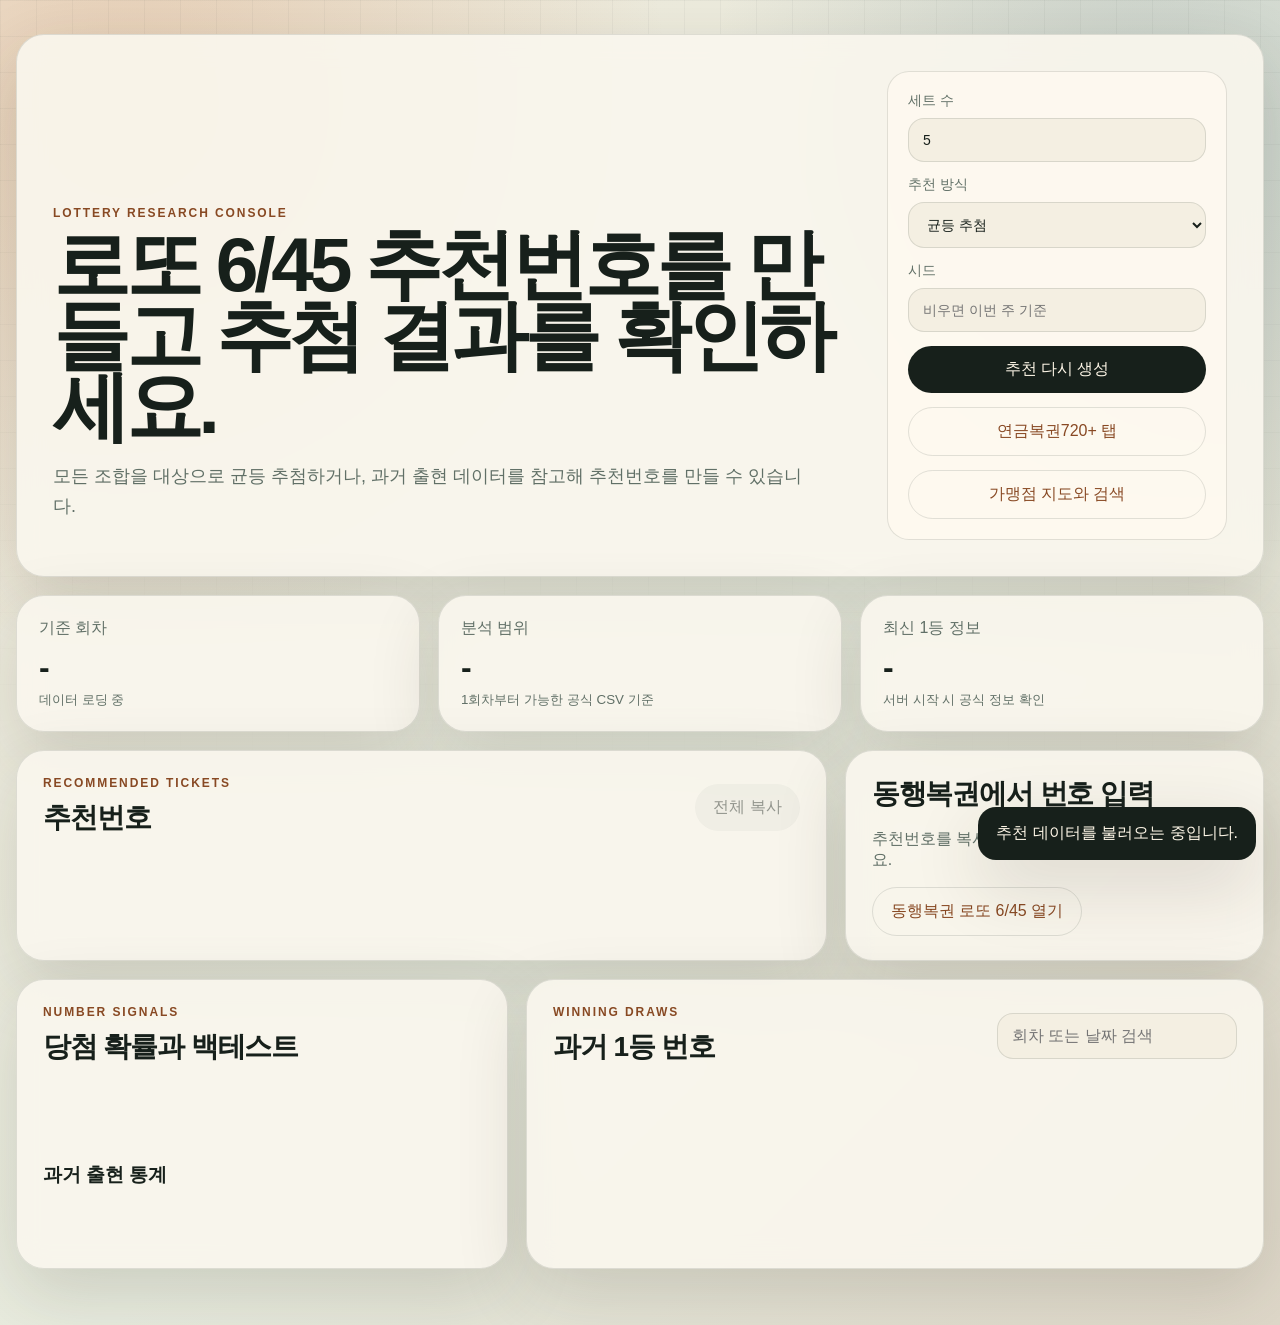
<file: index.html>
<!doctype html>
<html lang="ko">
  <head>
    <meta charset="utf-8" />
    <meta name="viewport" content="width=device-width, initial-scale=1" />
    <meta http-equiv="refresh" content="0; url=docs/index.html" />
    <title>Lottobang</title>
  </head>
  <body>
    <p>
      Lottobang 페이지로 이동 중입니다.
      <a href="docs/index.html">이동하지 않으면 여기를 누르세요.</a>
    </p>
  </body>
</html>
</file>
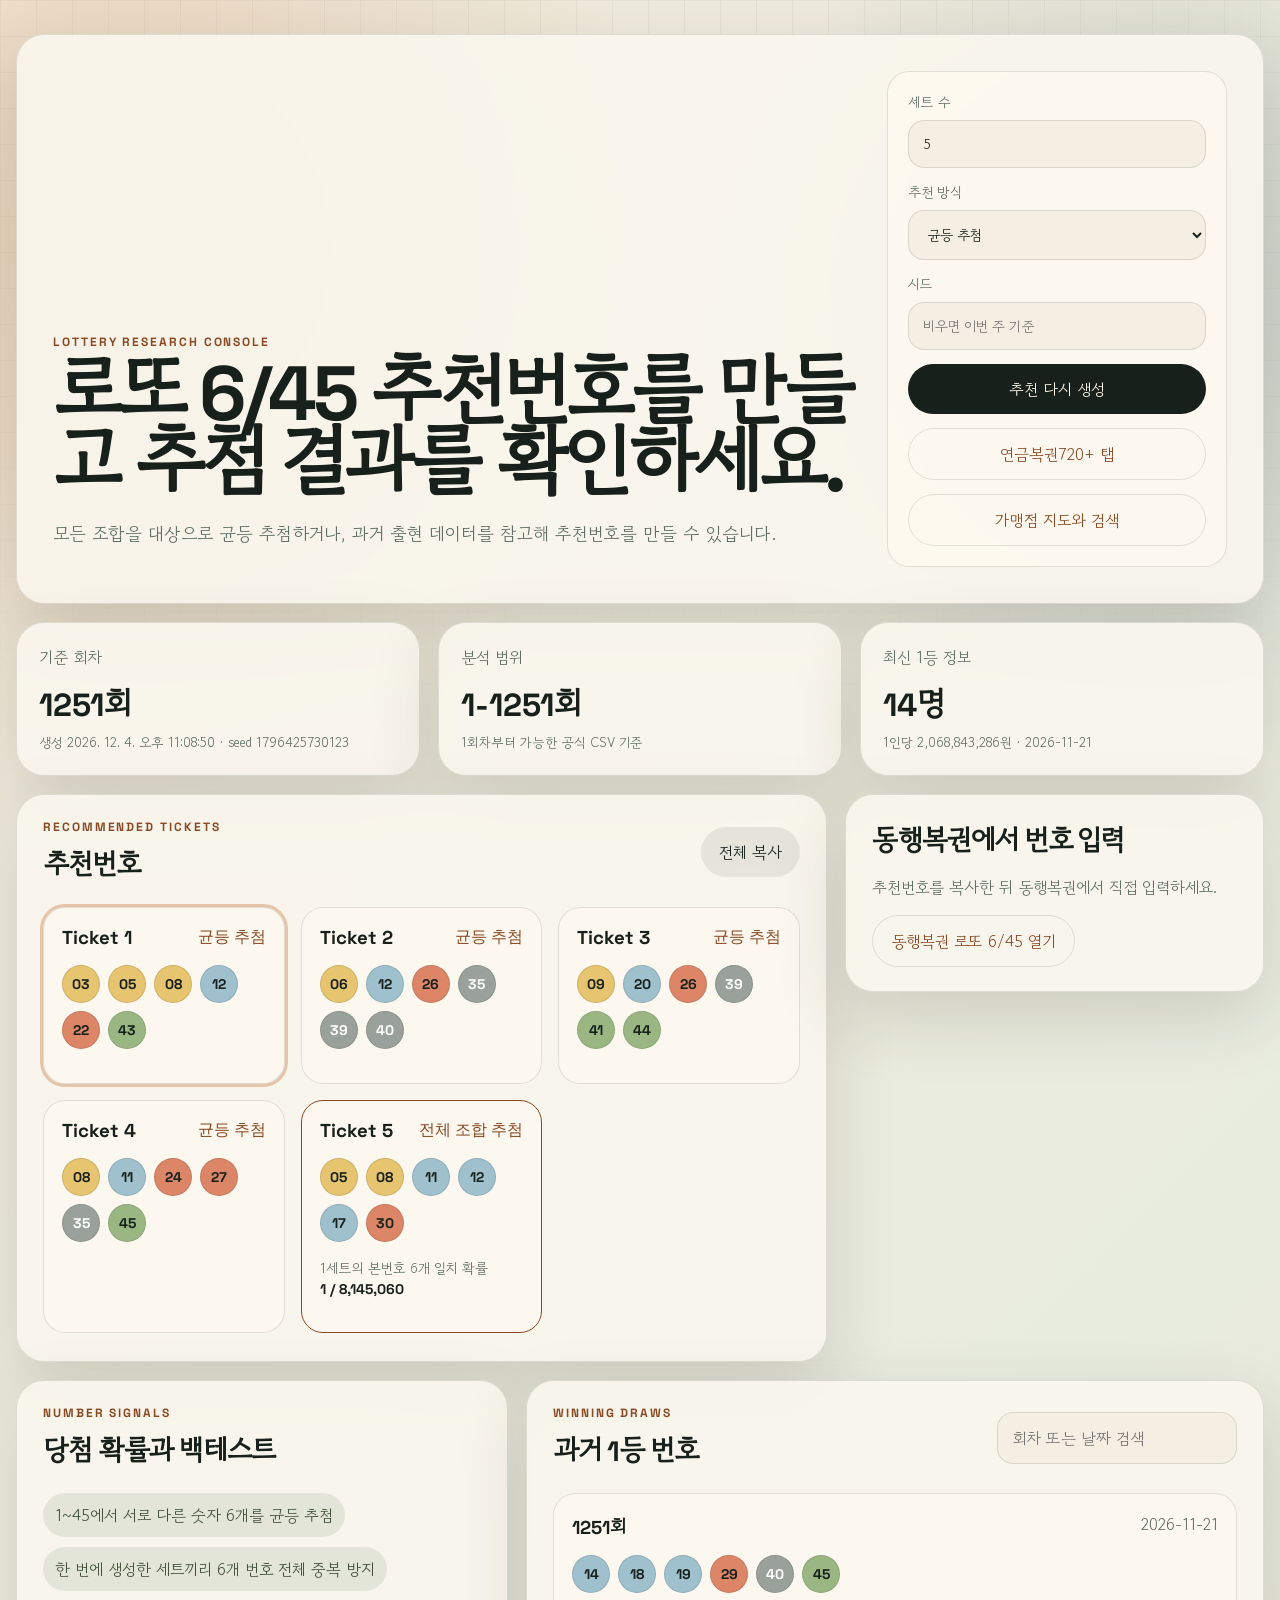
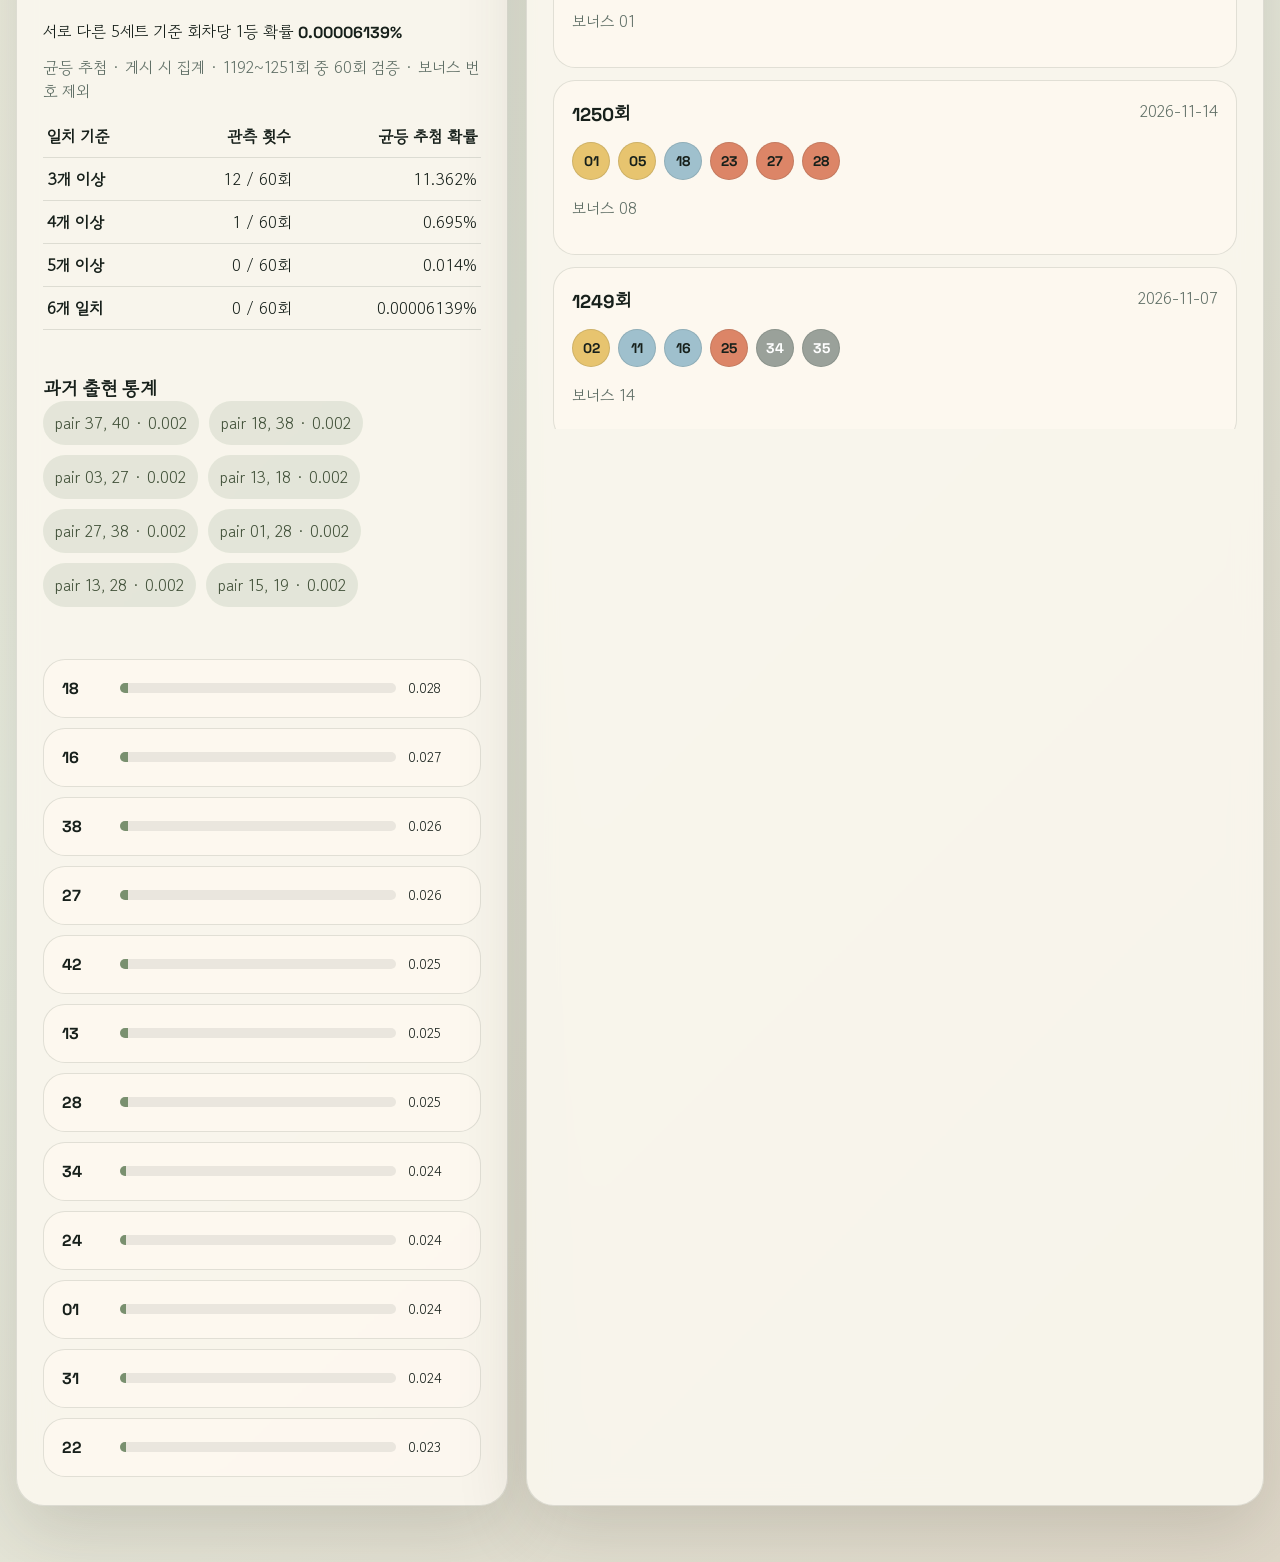
<file: docs/index.html>
﻿<!doctype html>
<html lang="ko" data-hosting="pages">
  <head>
    <meta charset="utf-8" />
    <meta name="viewport" content="width=device-width, initial-scale=1" />
    <title>Lottobang Research</title>
    <link rel="preconnect" href="https://fonts.googleapis.com" />
    <link rel="preconnect" href="https://fonts.gstatic.com" crossorigin />
    <link href="https://fonts.googleapis.com/css2?family=Gowun+Dodum&family=Space+Grotesk:wght@500;600;700&display=swap" rel="stylesheet" />
    <link rel="stylesheet" href="styles.css" />
  </head>
  <body>
    <main class="shell">
      <section class="hero panel">
        <div>
          <p class="eyebrow">Lottery Research Console</p>
          <h1>로또 6/45 추천번호를 만들고 추첨 결과를 확인하세요.</h1>
          <p class="hero-copy">모든 조합을 대상으로 균등 추첨하거나, 과거 출현 데이터를 참고해 추천번호를 만들 수 있습니다.</p>
        </div>
        <form id="controls" class="control-card">
          <label>
            세트 수
            <input id="sets" name="sets" type="number" min="1" max="10" value="5" />
          </label>
          <label>
            추천 방식
            <select id="recommendationMode" name="mode">
              <option value="uniform">균등 추첨</option>
              <option value="model">과거 데이터 참고</option>
            </select>
          </label>
          <label>
            시드
            <input id="seed" name="seed" type="number" placeholder="비우면 이번 주 기준" />
          </label>
          <button type="submit">추천 다시 생성</button>
          <a class="quiet-link" href="pension.html">연금복권720+ 탭</a>
          <a class="quiet-link" href="stores.html">가맹점 지도와 검색</a>
        </form>
      </section>

      <section class="status-grid">
        <article class="panel metric">
          <span>기준 회차</span>
          <strong id="latestRound">-</strong>
          <small id="generatedAt">데이터 로딩 중</small>
        </article>
        <article class="panel metric">
          <span>분석 범위</span>
          <strong id="coverage">-</strong>
          <small>1회차부터 가능한 공식 CSV 기준</small>
        </article>
        <article class="panel metric">
          <span>최신 1등 정보</span>
          <strong id="latestPrize">-</strong>
          <small id="latestPrizeMeta">서버 시작 시 공식 정보 확인</small>
        </article>
      </section>

      <section class="grid-main">
        <section class="panel">
          <div class="section-head">
            <div>
              <p class="eyebrow">Recommended Tickets</p>
              <h2>추천번호</h2>
            </div>
            <button id="copyAllTickets" type="button" class="ghost" disabled>전체 복사</button>
          </div>
          <div id="tickets" class="ticket-grid"></div>
          <textarea id="ticketCopyText" class="ticket-copy" aria-label="복사할 로또 추천번호" hidden readonly></textarea>
        </section>

        <aside class="panel official-box local-only">
          <p class="eyebrow">Official Marking</p>
          <h2>동행복권 마킹 보조</h2>
          <p id="markingSummary" class="muted">추천 세트를 선택하면 공식 사이트용 스크립트가 준비됩니다.</p>
          <div id="markingBoard" class="number-board"></div>
          <form id="officialLoginForm" class="official-login" autocomplete="off">
            <label>
              동행복권 아이디
              <input id="officialUserId" name="official_user_id" type="text" autocomplete="off" />
            </label>
            <label>
              동행복권 비밀번호
              <input id="officialPassword" name="official_password" type="password" autocomplete="off" />
            </label>
            <button id="fillOfficialLogin" type="submit" class="ghost">로그인 페이지 열고 로그인</button>
            <button id="runOfficialFlow" type="button">로그인 후 5세트 마킹</button>
            <button id="copyLoginScript" type="button" class="ghost">로그인 콘솔 스크립트 복사</button>
            <p class="muted">입력값은 이 브라우저의 localStorage에만 저장하고, https://www.dhlottery.co.kr/login 입력칸에 채운 뒤 로그인 버튼 클릭까지 수행합니다.</p>
          </form>
          <div class="action-stack">
            <button id="openOfficial" type="button">공식 구매 페이지 열기</button>
            <button id="autoMarkOfficial" type="button" class="ghost" disabled>로컬 자동 마킹 실행</button>
            <button id="copyConsoleScript" type="button" class="ghost" disabled>콘솔 스크립트 복사</button>
            <button id="copyBatchScript" type="button" class="ghost" disabled>5세트 콘솔 스크립트 복사</button>
          </div>
          <div class="marking-history-box">
            <div class="mini-head">
              <div>
                <p class="eyebrow">Marked Tickets</p>
                <h3>내 로컬 구매 이력</h3>
              </div>
              <button id="refreshMarkingHistory" type="button" class="ghost">새로고침</button>
            </div>
            <p class="muted history-help">마킹 후 실제 구매를 완료했다면 해당 항목의 구매 완료 버튼을 누르세요. 기록은 이 PC의 SQLite DB에만 저장됩니다.</p>
            <div id="markingHistory" class="marking-history-list">
              <p class="muted">아직 저장된 구매 이력이 없습니다.</p>
            </div>
          </div>
          <textarea id="officialScript" readonly spellcheck="false" placeholder="콘솔 스크립트가 여기에 표시됩니다."></textarea>
        </aside>
        <aside class="panel manual-entry pages-only">
          <h2>동행복권에서 번호 입력</h2>
          <p class="muted">추천번호를 복사한 뒤 동행복권에서 직접 입력하세요.</p>
          <a class="quiet-link" href="https://www.dhlottery.co.kr/lt645/intro" target="_blank" rel="noopener noreferrer">동행복권 로또 6/45 열기</a>
        </aside>
      </section>

      <section class="grid-main lower">
        <section class="panel">
          <div class="section-head">
            <div>
              <p class="eyebrow">Number Signals</p>
              <h2>당첨 확률과 백테스트</h2>
            </div>
          </div>
          <div id="rules" class="chips"></div>
          <div id="backtestSummary" class="lotto-backtest"></div>
          <div class="section-head"><h3>과거 출현 통계</h3></div>
          <div id="topPairs" class="chips pair-chips"></div>
          <div id="topNumbers" class="weight-list"></div>
        </section>

        <section class="panel">
          <div class="section-head">
            <div>
              <p class="eyebrow">Winning Draws</p>
              <h2>과거 1등 번호</h2>
            </div>
            <input id="drawSearch" class="search-input" type="search" placeholder="회차 또는 날짜 검색" />
          </div>
          <div id="drawHistory" class="history-list"></div>
        </section>
      </section>

      <p id="statusMessage" class="toast" role="status" hidden></p>
    </main>
    <script src="browser.js"></script>
    <script src="app.js"></script>
  </body>
</html>
</file>
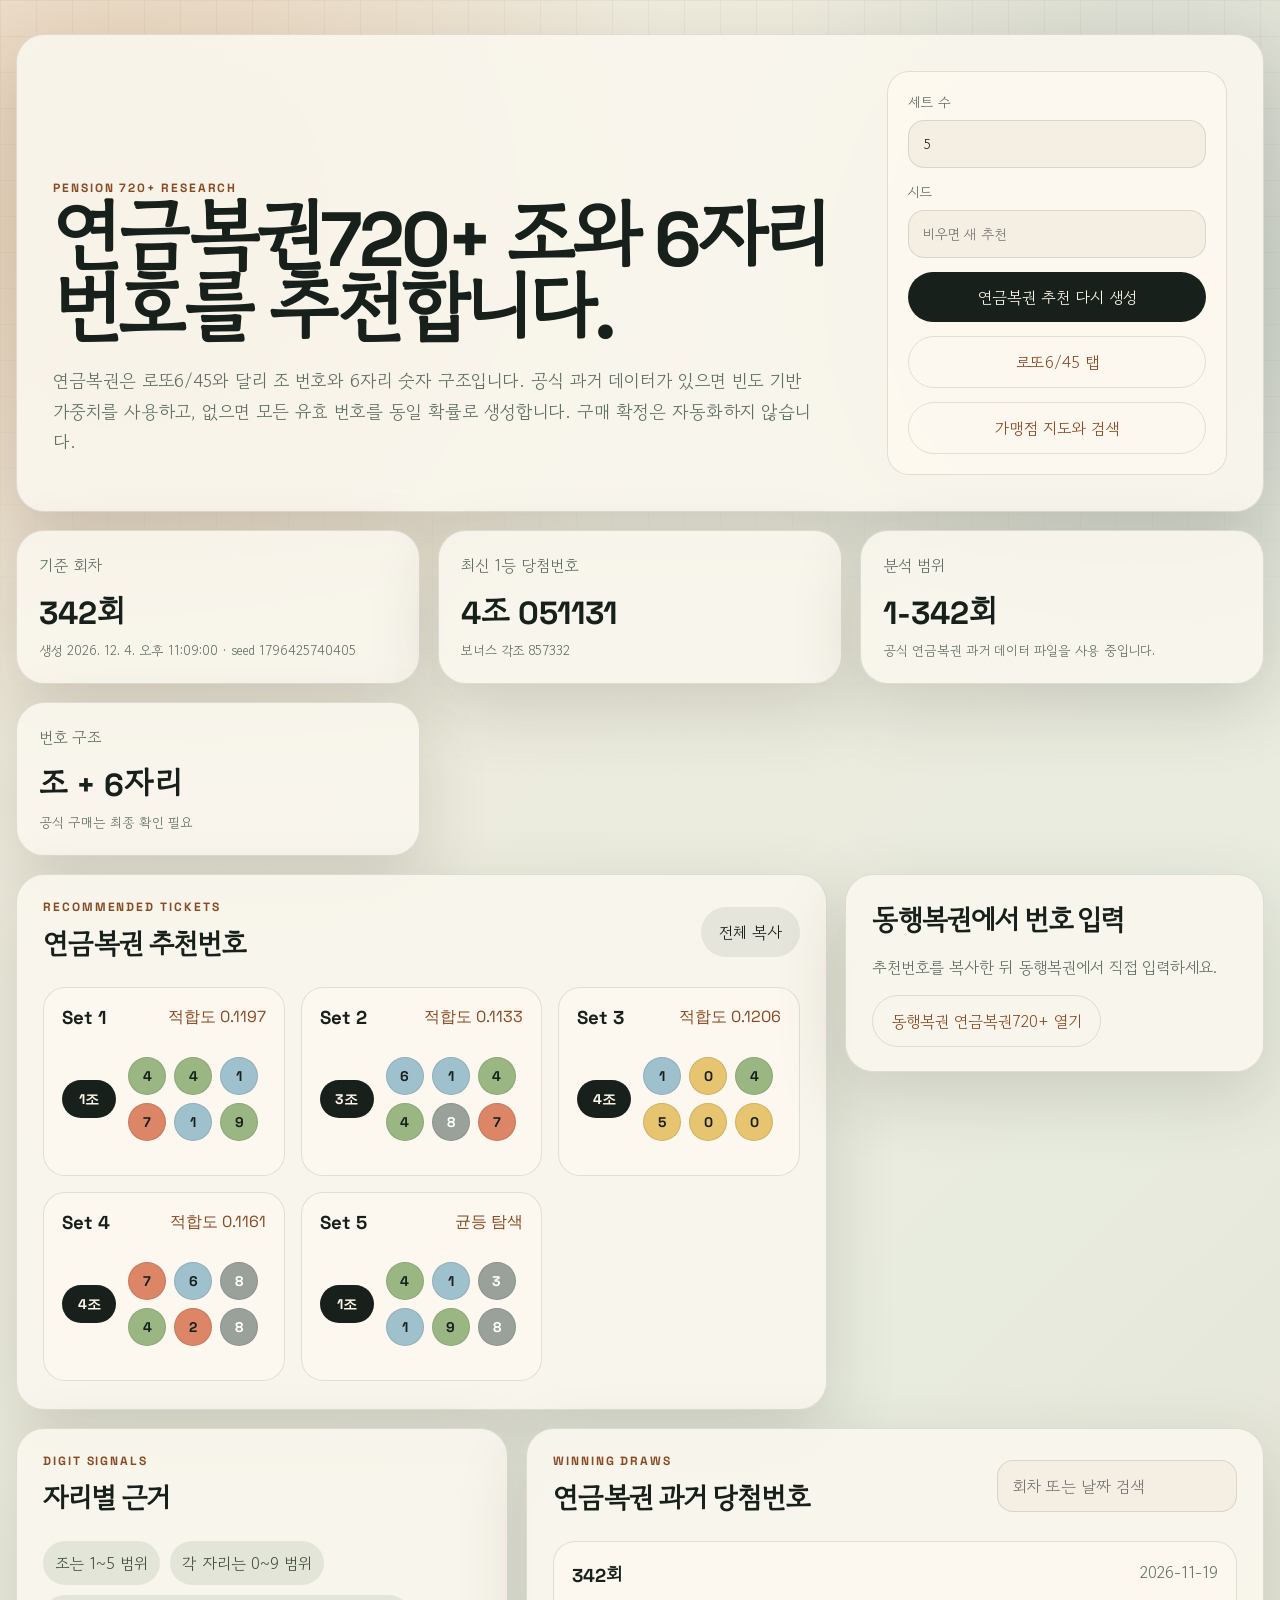
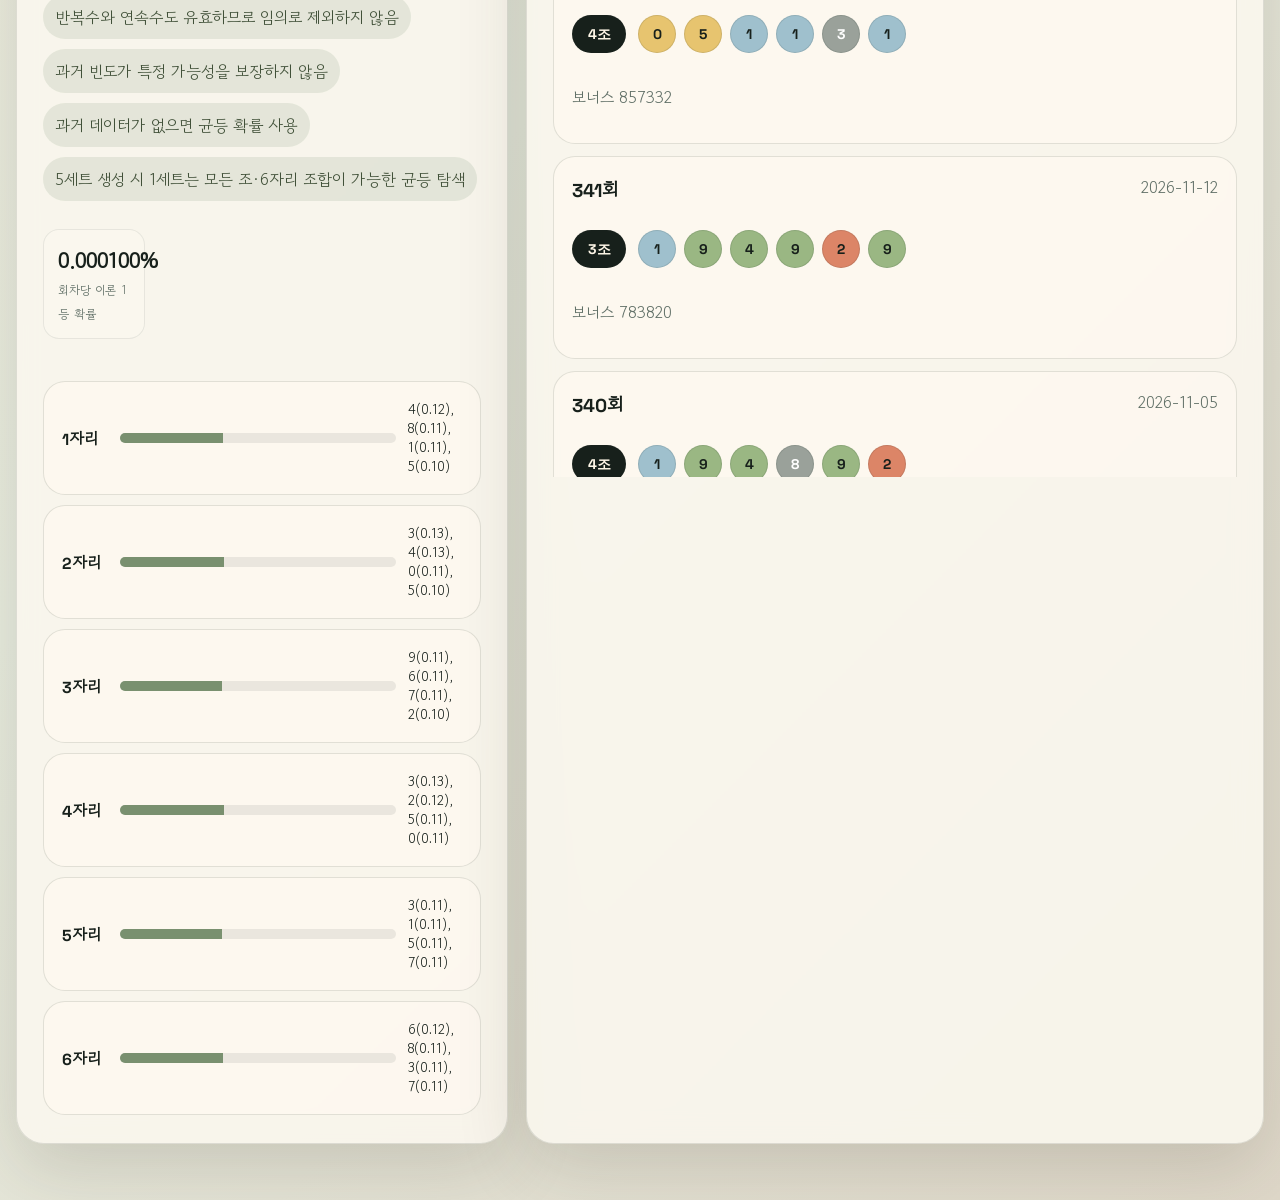
<file: docs/pension.html>
<!doctype html>
<html lang="ko" data-hosting="pages">
  <head>
    <meta charset="utf-8" />
    <meta name="viewport" content="width=device-width, initial-scale=1" />
    <title>연금복권720+ Research</title>
    <link rel="preconnect" href="https://fonts.googleapis.com" />
    <link rel="preconnect" href="https://fonts.gstatic.com" crossorigin />
    <link href="https://fonts.googleapis.com/css2?family=Gowun+Dodum&family=Space+Grotesk:wght@500;600;700&display=swap" rel="stylesheet" />
    <link rel="stylesheet" href="styles.css" />
  </head>
  <body>
    <main class="shell">
      <section class="hero panel">
        <div>
          <p class="eyebrow">Pension 720+ Research</p>
          <h1>연금복권720+ 조와 6자리 번호를 추천합니다.</h1>
          <p class="hero-copy">연금복권은 로또6/45와 달리 조 번호와 6자리 숫자 구조입니다. 공식 과거 데이터가 있으면 빈도 기반 가중치를 사용하고, 없으면 모든 유효 번호를 동일 확률로 생성합니다. 구매 확정은 자동화하지 않습니다.</p>
        </div>
        <form id="pensionControls" class="control-card">
          <label>
            세트 수
            <input id="pensionSets" name="sets" type="number" min="1" max="10" value="5" />
          </label>
          <label>
            시드
            <input id="pensionSeed" name="seed" type="number" placeholder="비우면 새 추천" />
          </label>
          <button type="submit">연금복권 추천 다시 생성</button>
          <a class="quiet-link" href="index.html">로또6/45 탭</a>
          <a class="quiet-link" href="stores.html">가맹점 지도와 검색</a>
        </form>
      </section>

      <section class="status-grid">
        <article class="panel metric">
          <span>기준 회차</span>
          <strong id="pensionLatestRound">-</strong>
          <small id="pensionGeneratedAt">데이터 로딩 중</small>
        </article>
        <article class="panel metric">
          <span>최신 1등 당첨번호</span>
          <strong id="pensionLatestFirstPrize">-</strong>
          <small id="pensionLatestBonus">보너스 -</small>
        </article>
        <article class="panel metric">
          <span>분석 범위</span>
          <strong id="pensionCoverage">-</strong>
          <small id="pensionDataStatus">공식 데이터 확인 중</small>
        </article>
        <article class="panel metric">
          <span>번호 구조</span>
          <strong>조 + 6자리</strong>
          <small>공식 구매는 최종 확인 필요</small>
        </article>
      </section>

      <section class="grid-main">
        <section class="panel">
          <div class="section-head">
            <div>
              <p class="eyebrow">Recommended Tickets</p>
              <h2>연금복권 추천번호</h2>
            </div>
            <button id="copyPensionTickets" type="button" class="ghost" disabled>전체 복사</button>
          </div>
          <div id="pensionTickets" class="ticket-grid"></div>
          <textarea id="pensionCopyText" class="ticket-copy" aria-label="복사할 연금복권 추천번호" hidden readonly></textarea>
        </section>

        <aside class="panel official-box local-only">
          <p class="eyebrow">Official Marking</p>
          <h2>동행복권 연금복권 마킹 보조</h2>
          <p class="muted">추천번호 5세트를 동행복권 연금복권720+ 구매 화면에 입력합니다. 실제 구매/결제 버튼은 사용자가 직접 확인 후 누르세요.</p>
          <form id="pensionOfficialLoginForm" class="official-login" autocomplete="off">
            <label>
              동행복권 아이디
              <input id="pensionOfficialUserId" name="official_user_id" type="text" autocomplete="off" />
            </label>
            <label>
              동행복권 비밀번호
              <input id="pensionOfficialPassword" name="official_password" type="password" autocomplete="off" />
            </label>
            <button id="runPensionOfficialFlow" type="submit">로그인 후 5세트 마킹</button>
            <p class="muted">입력값은 이 브라우저의 localStorage에만 저장됩니다. 서버는 자동화 실행 시 동행복권 로그인 입력에만 사용합니다.</p>
          </form>
          <div class="marking-history-box">
            <div class="mini-head">
              <div>
                <p class="eyebrow">Marked Tickets</p>
                <h3>연금복권 로컬 구매 이력</h3>
              </div>
              <button id="refreshPensionMarkingHistory" type="button" class="ghost">새로고침</button>
            </div>
            <p class="muted history-help">마킹 후 실제 구매를 완료했다면 해당 항목의 구매 완료 버튼을 누르세요. 기록은 이 PC의 SQLite DB에만 저장됩니다.</p>
            <div id="pensionMarkingHistory" class="marking-history-list">
              <p class="muted">아직 저장된 연금복권 구매 이력이 없습니다.</p>
            </div>
          </div>
        </aside>
        <aside class="panel manual-entry pages-only">
          <h2>동행복권에서 번호 입력</h2>
          <p class="muted">추천번호를 복사한 뒤 동행복권에서 직접 입력하세요.</p>
          <a class="quiet-link" href="https://www.dhlottery.co.kr/pt720/intro" target="_blank" rel="noopener noreferrer">동행복권 연금복권720+ 열기</a>
        </aside>
      </section>

      <section class="grid-main lower">
        <section class="panel">
          <div class="section-head">
            <div>
              <p class="eyebrow">Digit Signals</p>
              <h2>자리별 근거</h2>
            </div>
          </div>
          <div id="pensionRules" class="chips"></div>
          <div id="pensionBacktestSummary" class="backtest-summary"></div>
          <div id="pensionDigitSignals" class="weight-list"></div>
        </section>

        <section class="panel">
          <div class="section-head">
            <div>
              <p class="eyebrow">Winning Draws</p>
              <h2>연금복권 과거 당첨번호</h2>
            </div>
            <input id="pensionDrawSearch" class="search-input" type="search" placeholder="회차 또는 날짜 검색" />
          </div>
          <div id="pensionDrawHistory" class="history-list"></div>
        </section>
      </section>

      <p id="pensionStatusMessage" class="toast" role="status" hidden></p>
    </main>
    <script src="browser.js"></script>
    <script src="pension.js"></script>
  </body>
</html>
</file>
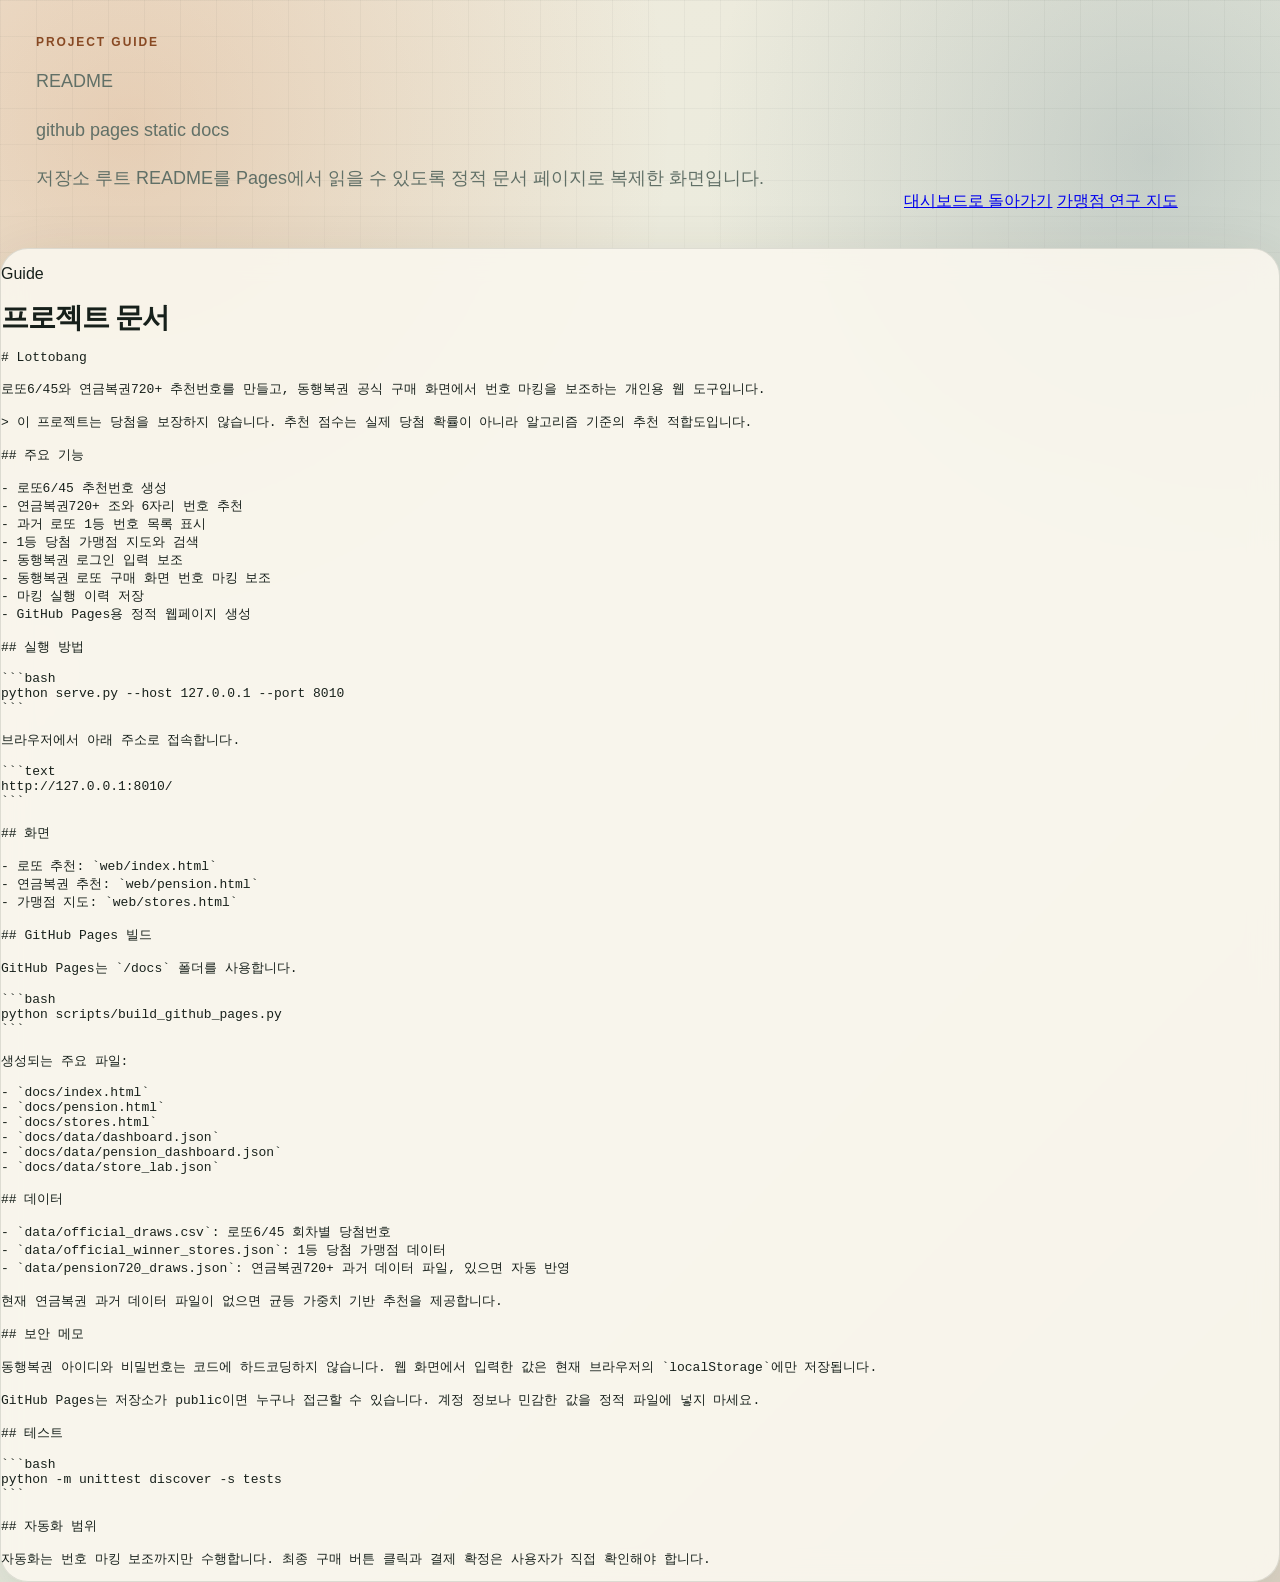
<file: docs/readme.html>
<!doctype html>
<html lang="ko">
  <head>
    <meta charset="utf-8">
    <meta name="viewport" content="width=device-width, initial-scale=1">
    <title>프로젝트 안내</title>
    <link rel="stylesheet" href="styles.css">
  </head>
  <body>
    <div class="page-shell">
      <header class="hero">
        <div class="hero-copy">
          <p class="eyebrow">project guide</p>
          <p class="hero-title">README</p>
          <div class="hero-badges">
            <span class="hero-badge">github pages</span>
            <span class="hero-badge hero-badge-muted">static docs</span>
          </div>
          <p class="hero-text">저장소 루트 README를 Pages에서 읽을 수 있도록 정적 문서 페이지로 복제한 화면입니다.</p>
        </div>
        <div class="hero-aside">
          <a class="badge-link" href="index.html">대시보드로 돌아가기</a>
          <a class="badge-link" href="stores.html">가맹점 연구 지도</a>
        </div>
      </header>

      <main>
        <section class="panel">
          <div class="panel-head">
            <div>
              <p class="section-kicker">Guide</p>
              <h2>프로젝트 문서</h2>
            </div>
          </div>
          <div class="doc-content">
            <pre># Lottobang

로또6/45와 연금복권720+ 추천번호를 만들고, 동행복권 공식 구매 화면에서 번호 마킹을 보조하는 개인용 웹 도구입니다.

&gt; 이 프로젝트는 당첨을 보장하지 않습니다. 추천 점수는 실제 당첨 확률이 아니라 알고리즘 기준의 추천 적합도입니다.

## 주요 기능

- 로또6/45 추천번호 생성
- 연금복권720+ 조와 6자리 번호 추천
- 과거 로또 1등 번호 목록 표시
- 1등 당첨 가맹점 지도와 검색
- 동행복권 로그인 입력 보조
- 동행복권 로또 구매 화면 번호 마킹 보조
- 마킹 실행 이력 저장
- GitHub Pages용 정적 웹페이지 생성

## 실행 방법

```bash
python serve.py --host 127.0.0.1 --port 8010
```

브라우저에서 아래 주소로 접속합니다.

```text
http://127.0.0.1:8010/
```

## 화면

- 로또 추천: `web/index.html`
- 연금복권 추천: `web/pension.html`
- 가맹점 지도: `web/stores.html`

## GitHub Pages 빌드

GitHub Pages는 `/docs` 폴더를 사용합니다.

```bash
python scripts/build_github_pages.py
```

생성되는 주요 파일:

- `docs/index.html`
- `docs/pension.html`
- `docs/stores.html`
- `docs/data/dashboard.json`
- `docs/data/pension_dashboard.json`
- `docs/data/store_lab.json`

## 데이터

- `data/official_draws.csv`: 로또6/45 회차별 당첨번호
- `data/official_winner_stores.json`: 1등 당첨 가맹점 데이터
- `data/pension720_draws.json`: 연금복권720+ 과거 데이터 파일, 있으면 자동 반영

현재 연금복권 과거 데이터 파일이 없으면 균등 가중치 기반 추천을 제공합니다.

## 보안 메모

동행복권 아이디와 비밀번호는 코드에 하드코딩하지 않습니다. 웹 화면에서 입력한 값은 현재 브라우저의 `localStorage`에만 저장됩니다.

GitHub Pages는 저장소가 public이면 누구나 접근할 수 있습니다. 계정 정보나 민감한 값을 정적 파일에 넣지 마세요.

## 테스트

```bash
python -m unittest discover -s tests
```

## 자동화 범위

자동화는 번호 마킹 보조까지만 수행합니다. 최종 구매 버튼 클릭과 결제 확정은 사용자가 직접 확인해야 합니다.
</pre>
          </div>
        </section>
      </main>
    </div>
  </body>
</html>
</file>
<file: docs/styles.css>
﻿:root {
  --ink: #17201b;
  --muted: #617067;
  --line: rgba(23, 32, 27, 0.12);
  --panel: rgba(250, 247, 238, 0.9);
  --panel-strong: #fffaf0;
  --field: #f4efe2;
  --accent: #c7743a;
  --accent-dark: #884923;
  --sage: #79906f;
  --blue: #536f7d;
  --shadow: 0 24px 70px rgba(52, 45, 33, 0.16);
}

* { box-sizing: border-box; }

body {
  margin: 0;
  color: var(--ink);
  font-family: "Gowun Dodum", sans-serif;
  background:
    radial-gradient(circle at 10% 8%, rgba(199, 116, 58, 0.24), transparent 34rem),
    radial-gradient(circle at 90% 10%, rgba(83, 111, 125, 0.24), transparent 28rem),
    linear-gradient(135deg, #f1eadb 0%, #e8ecdf 55%, #dfd8c9 100%);
  min-height: 100vh;
}

body::before {
  content: "";
  position: fixed;
  inset: 0;
  pointer-events: none;
  background-image: linear-gradient(rgba(23,32,27,.045) 1px, transparent 1px), linear-gradient(90deg, rgba(23,32,27,.04) 1px, transparent 1px);
  background-size: 36px 36px;
  mask-image: linear-gradient(to bottom, rgba(0,0,0,.9), transparent 90%);
}

.shell {
  width: min(1440px, calc(100% - 32px));
  margin: 0 auto;
  padding: 34px 0 56px;
}

.panel {
  border: 1px solid var(--line);
  background: var(--panel);
  border-radius: 28px;
  box-shadow: var(--shadow);
  backdrop-filter: blur(14px);
}

.hero {
  display: grid;
  grid-template-columns: minmax(0, 1fr) 340px;
  gap: 28px;
  padding: 36px;
  align-items: end;
}

.eyebrow {
  margin: 0 0 10px;
  color: var(--accent-dark);
  font: 700 12px/1 "Space Grotesk", sans-serif;
  letter-spacing: .16em;
  text-transform: uppercase;
}

h1, h2, h3, strong {
  font-family: "Space Grotesk", "Gowun Dodum", sans-serif;
}

h1 {
  margin: 0;
  font-size: clamp(42px, 6vw, 84px);
  line-height: .93;
  letter-spacing: -0.055em;
  max-width: 940px;
}

h2 { margin: 0; font-size: 28px; letter-spacing: -0.04em; }
h3 { margin: 0; }

.hero-copy {
  max-width: 760px;
  color: var(--muted);
  font-size: 18px;
  line-height: 1.7;
}

.control-card {
  display: grid;
  gap: 14px;
  padding: 20px;
  border-radius: 22px;
  background: rgba(255, 250, 240, 0.72);
  border: 1px solid var(--line);
}

label { display: grid; gap: 8px; color: var(--muted); font-size: 14px; }
input, select, textarea, button, a.secondary-button {
  font: inherit;
}

input, select, textarea {
  width: 100%;
  border: 1px solid var(--line);
  border-radius: 16px;
  background: var(--field);
  color: var(--ink);
  padding: 13px 14px;
  outline: none;
}

textarea {
  min-height: 180px;
  resize: vertical;
  font-family: Consolas, "Courier New", monospace;
  font-size: 12px;
  line-height: 1.5;
}

button, .quiet-link, a.secondary-button {
  border: 0;
  border-radius: 999px;
  padding: 13px 18px;
  background: var(--ink);
  color: #fff7e8;
  cursor: pointer;
  text-decoration: none;
  text-align: center;
  transition: transform .18s ease, opacity .18s ease, background .18s ease;
}

button:hover, .quiet-link:hover { transform: translateY(-1px); }
button:disabled { opacity: .45; cursor: not-allowed; transform: none; }
.ghost { background: rgba(23,32,27,.08); color: var(--ink); }
.quiet-link { background: transparent; color: var(--accent-dark); border: 1px solid var(--line); }
.pages-only, [data-hosting="pages"] .local-only { display: none; }
[data-hosting="pages"] .pages-only { display: block; }
.manual-entry { padding: 24px 26px; align-self: start; }
.manual-entry .quiet-link { display: inline-block; }
.ticket-copy { display: block; width: calc(100% - 52px); margin: 0 26px 24px; resize: vertical; }
.ticket-copy[hidden] { display: none; }

.status-grid, .grid-main {
  display: grid;
  grid-template-columns: repeat(3, minmax(0, 1fr));
  gap: 18px;
  margin-top: 18px;
}

.grid-main { grid-template-columns: minmax(0, 1.45fr) minmax(360px, .75fr); }
.lower { grid-template-columns: .8fr 1.2fr; }

.metric { padding: 22px; }
.metric span, .metric small, .muted { color: var(--muted); }
.metric strong { display: block; font-size: 32px; margin: 10px 0 4px; }

.section-head {
  display: flex;
  justify-content: space-between;
  gap: 16px;
  align-items: center;
  padding: 26px 26px 0;
}

.ticket-grid, .history-list, .weight-list, .chips, .number-board, .store-list, .stat-grid {
  padding: 24px 26px 28px;
}

.ticket-grid {
  display: grid;
  grid-template-columns: repeat(auto-fit, minmax(240px, 1fr));
  gap: 16px;
}

.ticket-card, .draw-card, .store-card, .signal-row {
  border: 1px solid var(--line);
  background: rgba(255,250,240,.68);
  border-radius: 22px;
  padding: 18px;
}

.ticket-card.is-unrestricted { border-color: var(--accent-dark); }
.ticket-card.is-active { outline: 3px solid rgba(199,116,58,.38); }
.ticket-odds { color: var(--muted); font-size: .875rem; line-height: 1.45; }
.ticket-odds strong { color: var(--ink); white-space: nowrap; }
.ticket-head, .draw-head, .store-head { display: flex; justify-content: space-between; gap: 12px; align-items: start; }
.score { color: var(--accent-dark); font-family: "Space Grotesk", sans-serif; }

.balls { display: flex; flex-wrap: wrap; gap: 8px; margin: 16px 0; }
.ball {
  width: 38px;
  height: 38px;
  display: inline-grid;
  place-items: center;
  border-radius: 50%;
  background: #efe3ca;
  color: var(--ink);
  font: 700 14px/1 "Space Grotesk", sans-serif;
  border: 1px solid rgba(23,32,27,.12);
}
.ball.n1 { background: #e7c46f; }
.ball.n2 { background: #9fc0cd; }
.ball.n3 { background: #dc8567; }
.ball.n4 { background: #9aa19a; color: white; }
.ball.n5 { background: #9ab783; }

.number-board {
  display: grid;
  grid-template-columns: repeat(9, 1fr);
  gap: 7px;
}
.number-cell {
  aspect-ratio: 1;
  display: grid;
  place-items: center;
  border-radius: 12px;
  background: rgba(23,32,27,.06);
  color: var(--muted);
  font-family: "Space Grotesk", sans-serif;
}
.number-cell.is-selected { background: var(--accent); color: #fffaf0; }

.official-login {
  display: grid;
  gap: 10px;
  margin: 0 26px 18px;
  padding: 16px;
  border: 1px solid var(--line);
  border-radius: 20px;
  background: rgba(255,250,240,.56);
}
.official-login button { width: 100%; }
.official-login .muted {
  margin: 0;
  font-size: 12px;
  line-height: 1.5;
}

.action-stack { display: grid; gap: 10px; padding: 0 26px 18px; }
.official-box textarea { margin: 0 26px 28px; width: calc(100% - 52px); }
.marking-history-box {
  margin: 0 26px 18px;
  padding: 16px;
  border: 1px solid var(--line);
  border-radius: 20px;
  background: rgba(255,250,240,.56);
}
.mini-head {
  display: flex;
  justify-content: space-between;
  gap: 12px;
  align-items: start;
  margin-bottom: 12px;
}
.mini-head button { padding: 9px 12px; font-size: 13px; }
.history-help { margin: -2px 0 12px; font-size: 12px; line-height: 1.5; }
.marking-history-list {
  display: grid;
  gap: 10px;
  max-height: 360px;
  overflow: auto;
}
.marking-history-card {
  border: 1px solid var(--line);
  background: rgba(244,239,226,.72);
  border-radius: 18px;
  padding: 14px;
}
.history-status {
  display: inline-flex;
  align-items: center;
  padding: 5px 9px;
  border-radius: 999px;
  background: rgba(149, 112, 56, .12);
  color: var(--ink);
  font-size: 12px;
  font-weight: 700;
}
.history-status.is-purchased { background: rgba(38, 139, 87, .14); color: #176b42; }
.history-actions { display: flex; justify-content: flex-end; margin-top: 10px; }
.history-actions button { padding: 8px 11px; font-size: 12px; }
.history-ticket {
  display: grid;
  grid-template-columns: 56px 1fr;
  gap: 8px;
  align-items: center;
}
.history-ticket .balls { margin: 7px 0; }
.history-ticket .ball {
  width: 30px;
  height: 30px;
  font-size: 12px;
}
.pension-ticket {
  display: flex;
  align-items: center;
  gap: 12px;
  margin-top: 12px;
}
.pension-group {
  display: inline-grid;
  place-items: center;
  min-width: 54px;
  height: 38px;
  border-radius: 999px;
  background: var(--ink);
  color: #fff7e8;
  font: 700 14px/1 "Space Grotesk", sans-serif;
}
.lower-panel { margin-top: 18px; }

.chips { display: flex; flex-wrap: wrap; gap: 10px; }
.chip { padding: 10px 12px; border-radius: 999px; background: rgba(121,144,111,.16); color: #415139; }
.pair-chips { padding-top: 0; }
.backtest-summary {
  display: grid;
  grid-template-columns: repeat(4, minmax(0, 1fr));
  gap: 10px;
  padding: 0 26px 18px;
}
.backtest-summary article {
  padding: 14px;
  border-radius: 16px;
  background: rgba(250, 247, 238, .76);
  border: 1px solid rgba(23,32,27,.08);
}
.backtest-summary strong {
  display: block;
  font-family: var(--display);
  font-size: 22px;
}
.backtest-summary span { color: var(--muted); font-size: 12px; }
.lotto-backtest { padding: 0 26px 18px; }
.lotto-backtest p { margin: 0 0 12px; }
.lotto-backtest table { width: 100%; border-collapse: collapse; font-variant-numeric: tabular-nums; }
.lotto-backtest th, .lotto-backtest td { padding: 9px 4px; border-bottom: 1px solid var(--line); text-align: right; }
.lotto-backtest th:first-child { text-align: left; }
.weight-list { display: grid; gap: 10px; }
.signal-row { display: grid; grid-template-columns: 46px 1fr 54px; gap: 12px; align-items: center; }
.signal-bar { height: 10px; border-radius: 999px; background: rgba(23,32,27,.08); overflow: hidden; }
.signal-bar span { display: block; height: 100%; background: var(--sage); }

.history-list { max-height: 560px; overflow: auto; display: grid; gap: 12px; }
.search-input { max-width: 240px; }
.toast {
  position: fixed;
  right: 24px;
  bottom: 24px;
  max-width: 420px;
  background: var(--ink);
  color: #fff7e8;
  border-radius: 18px;
  padding: 16px 18px;
  box-shadow: var(--shadow);
}

.store-shell .hero { grid-template-columns: 1fr; }
.filter-grid { display: grid; grid-template-columns: repeat(6, minmax(0, 1fr)); gap: 12px; padding: 24px 26px 28px; }
.filter-grid label:nth-child(1) { grid-column: span 2; }
.map-layout { display: grid; grid-template-columns: minmax(0, 1fr) 420px; gap: 18px; margin-top: 18px; }
#map { min-height: 720px; border-radius: 28px; overflow: hidden; }
.stat-grid { display: grid; grid-template-columns: repeat(3, 1fr); gap: 12px; }
.store-list { max-height: 620px; overflow: auto; display: grid; gap: 12px; }
.ranking-filters {
  display: grid;
  grid-template-columns: repeat(auto-fit, minmax(min(100%, 112px), 1fr));
  gap: 12px;
  margin: 0 26px 16px;
}
.ranking-filters select { width: 100%; min-width: 0; }
.ranking-status { margin: 0 26px 12px; }
.store-map {
  min-height: 720px;
  margin: 24px 26px 28px;
  border: 1px solid var(--line);
  border-radius: 22px;
  overflow: hidden;
  background: rgba(23,32,27,.06);
}
.round-store-item {
  border-top: 1px solid var(--line);
  padding-top: 12px;
  margin-top: 12px;
}
.round-store-item button {
  padding: 9px 12px;
  font-size: 13px;
}

@media (max-width: 980px) {
  .hero, .grid-main, .lower, .status-grid, .map-layout { grid-template-columns: minmax(0, 1fr); }
  .filter-grid { grid-template-columns: 1fr 1fr; }
  .filter-grid label:nth-child(1) { grid-column: span 2; }
}

@media (max-width: 620px) {
  .shell { width: min(100% - 18px, 1440px); padding-top: 12px; }
  .hero, .panel { border-radius: 20px; }
  .hero { padding: 18px; }
  h1 { font-size: clamp(30px, 8vw, 42px); line-height: 1.1; }
  .section-head, .draw-head, .store-head { flex-wrap: wrap; }
  .section-head { padding-inline: 16px; }
  .section-head > * { min-width: 0; }
  .ticket-grid, .history-list, .weight-list, .chips, .number-board, .store-list, .lotto-backtest { padding-inline: 16px; }
  .ticket-grid { grid-template-columns: minmax(0, 1fr); }
  .ticket-card, .draw-card, .store-card, .signal-row { padding: 12px; overflow-wrap: anywhere; }
  input, select, textarea { font-size: 16px; }
  button, .quiet-link { min-height: 44px; }
  .pension-ticket { gap: 8px; }
  .pension-ticket .balls { gap: 4px; }
  .pension-ticket .ball { width: 25px; height: 30px; }
  .pension-group { min-width: 39px; height: 32px; }
  .signal-row { grid-template-columns: minmax(0, 1fr) auto; }
  .signal-bar { grid-row: 2; grid-column: 1 / -1; }
  .signal-row small { max-width: 100%; }
  .store-map { min-height: 0; height: clamp(260px, 58vh, 500px); margin: 16px; }
  .ranking-filters, .ranking-status { margin-inline: 16px; }
  .toast { left: 12px; right: 12px; bottom: 12px; margin: 0; z-index: 1000; }
  .number-board { grid-template-columns: repeat(5, 1fr); }
  .backtest-summary { grid-template-columns: 1fr 1fr; }
  .filter-grid { grid-template-columns: 1fr; }
  .filter-grid label:nth-child(1) { grid-column: auto; }
}
</file>
